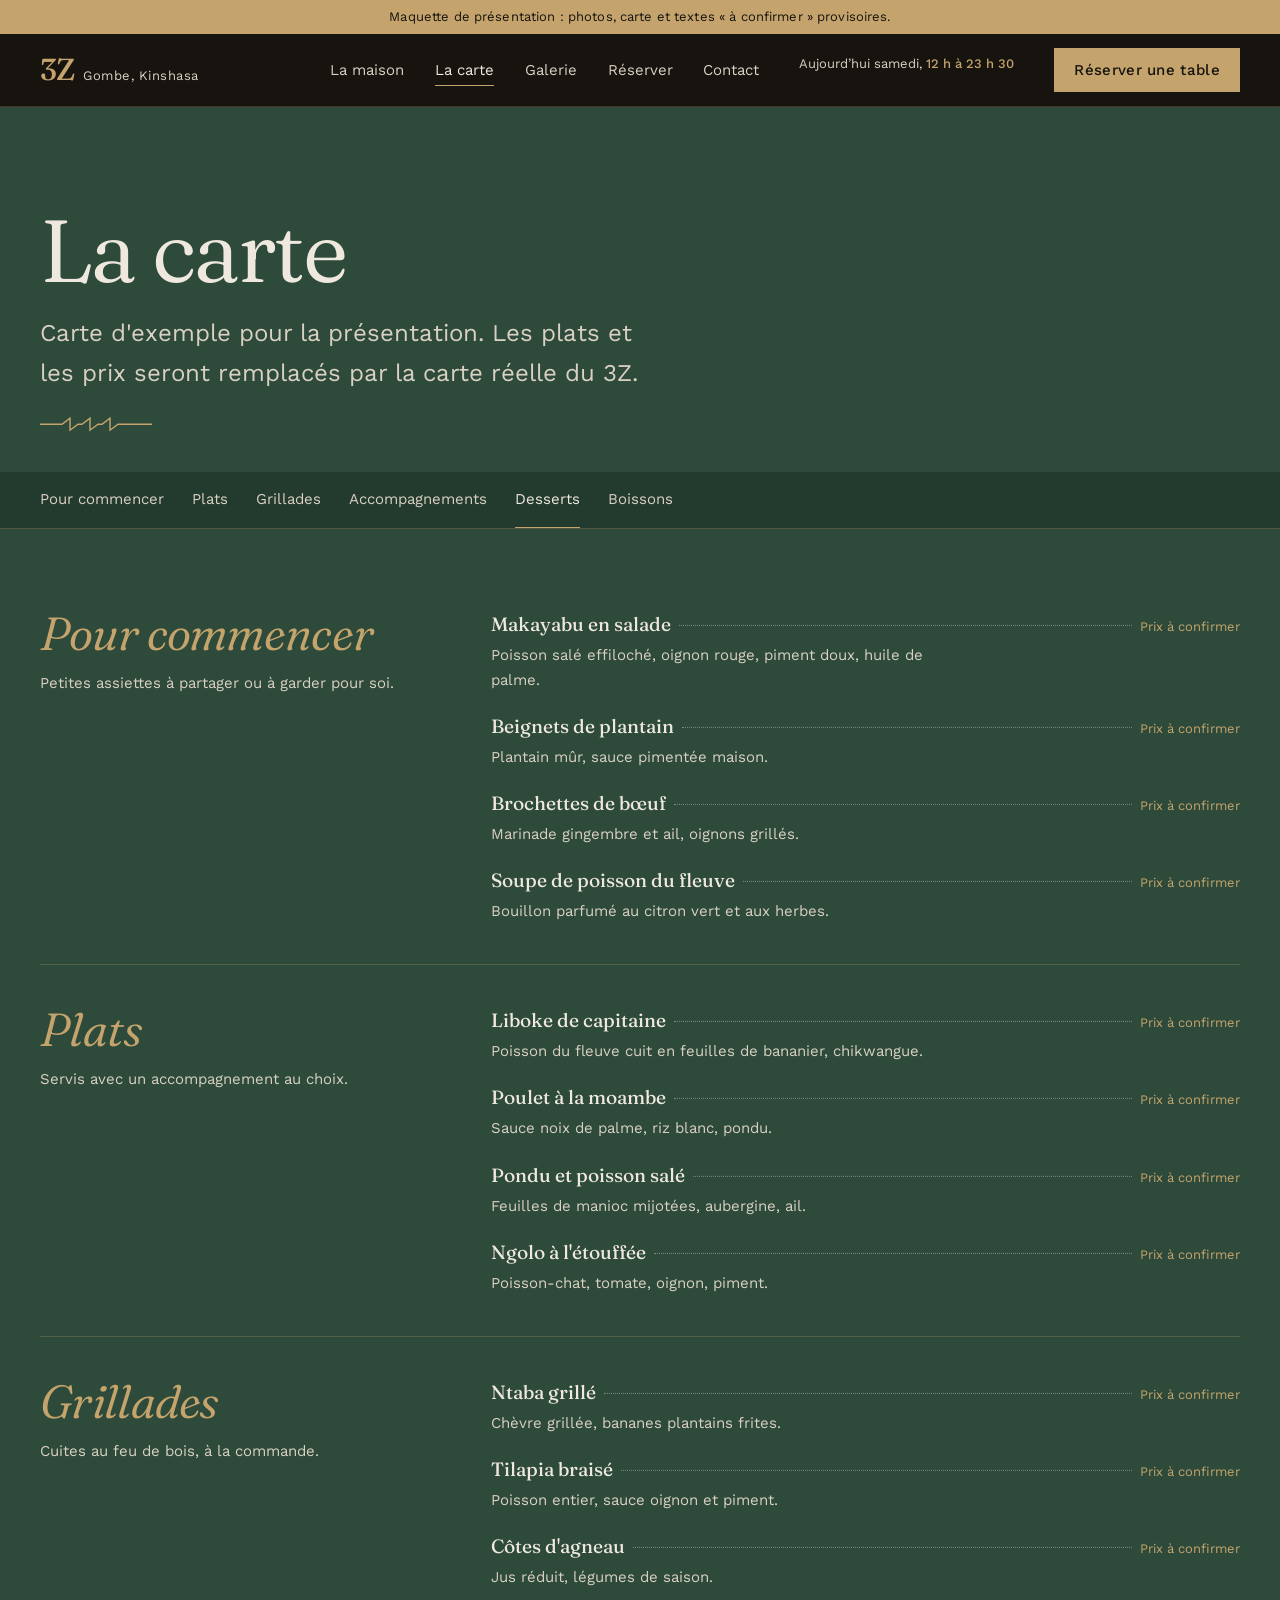
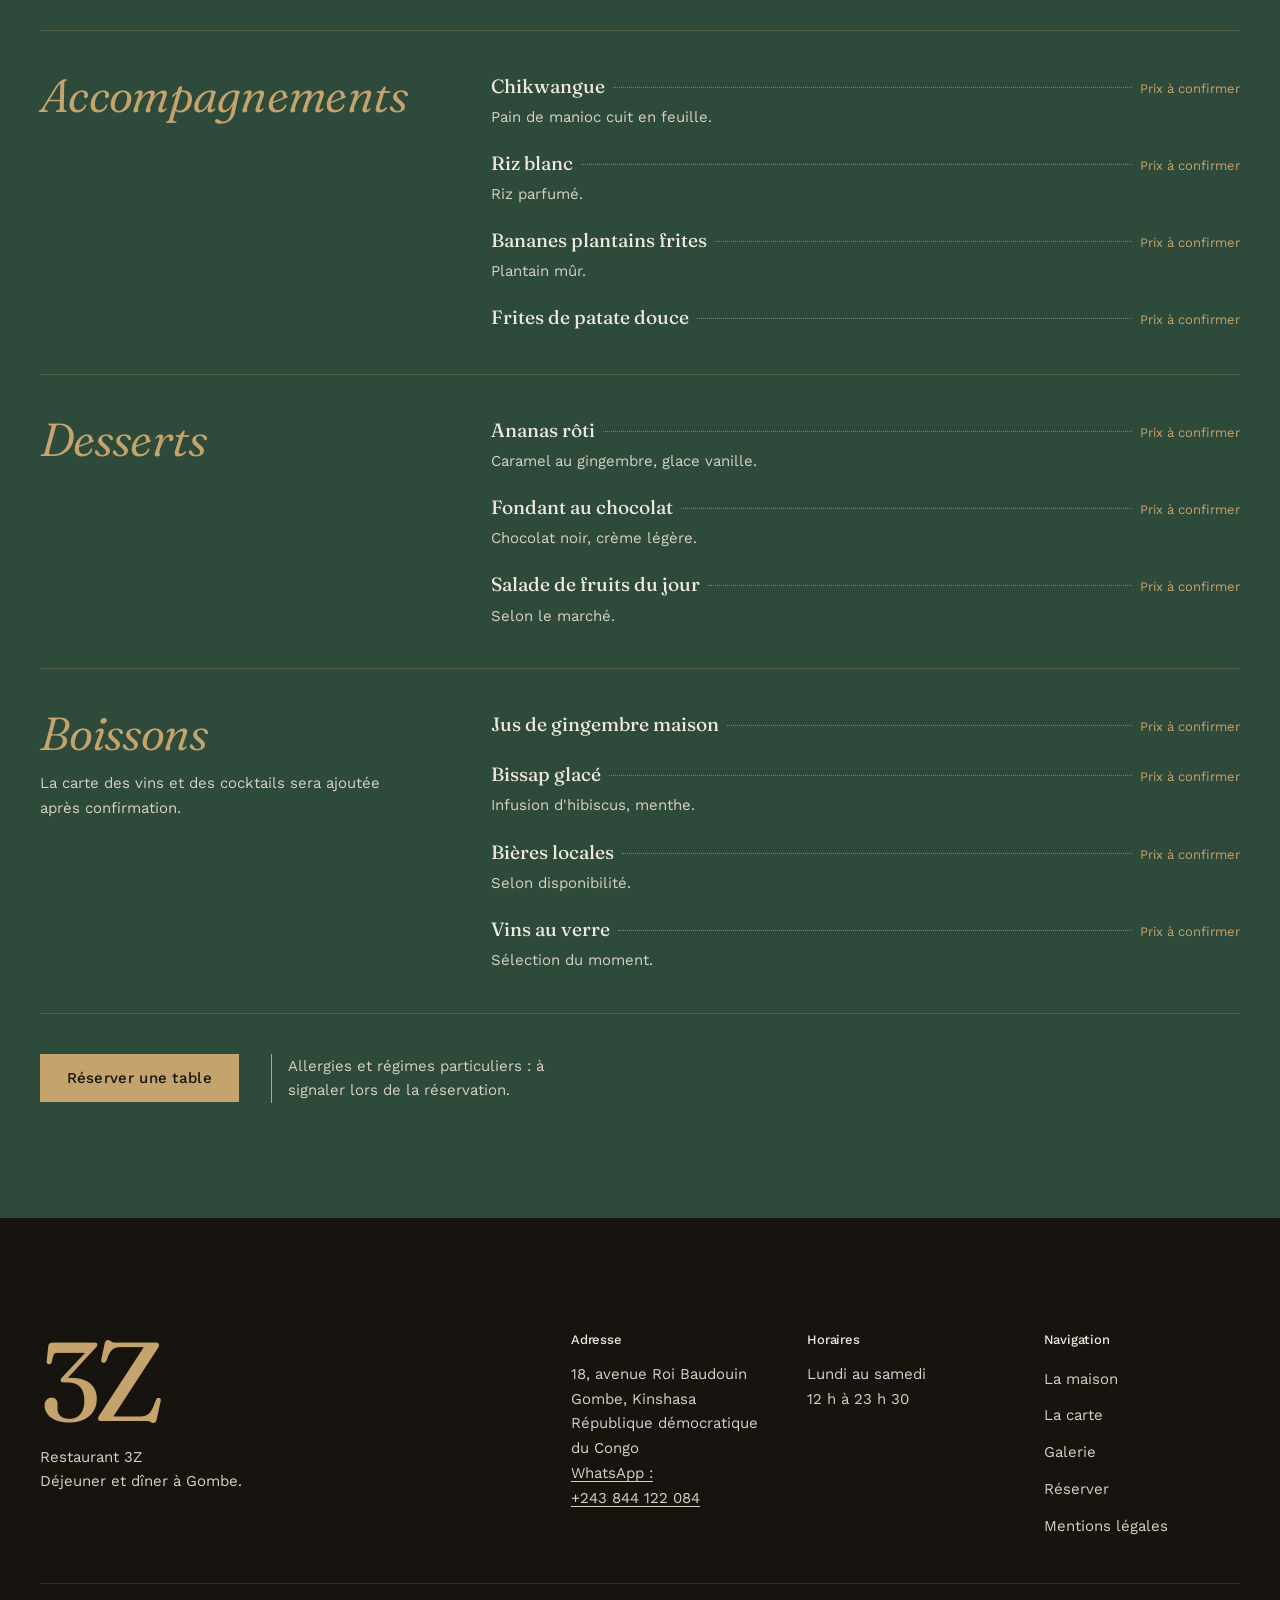
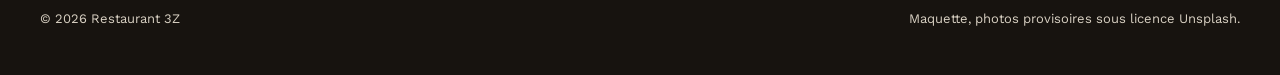
<file: carte.html>
<!doctype html>
<html lang="fr">
<head>
  <meta charset="utf-8">
  <meta name="viewport" content="width=device-width, initial-scale=1">
  <title>La carte, Restaurant 3Z, Gombe</title>
  <meta name="description" content="Carte du Restaurant 3Z à Gombe, Kinshasa : entrées, plats, grillades, desserts et boissons.">
  <meta name="theme-color" content="#17130f">
  <link rel="icon" href="assets/favicon.svg" type="image/svg+xml">
  <link rel="preload" href="assets/fonts/fraunces-latin-wght-normal.woff2" as="font" type="font/woff2" crossorigin>
  <link rel="stylesheet" href="css/style.css">
  <script>document.documentElement.classList.add('js');</script>
</head>
<body>
  <a class="lien-evitement" href="#contenu">Aller au contenu</a>

  <p class="bandeau-maquette">Maquette de présentation&nbsp;: photos, carte et textes «&nbsp;à confirmer&nbsp;» provisoires.</p>

  <!-- ===== En-tête (futur parts/header.html) ===== -->
  <header class="entete">
    <div class="conteneur entete__barre">
      <a class="marque" href="index.html" aria-label="Restaurant 3Z, accueil">
        <span class="marque__monogramme" aria-hidden="true">3Z</span>
        <span class="marque__nom">Gombe, Kinshasa</span>
      </a>

      <nav class="navigation" id="navigation" aria-label="Navigation principale">
        <ul class="navigation__liste">
          <li><a class="navigation__lien" href="index.html#maison">La maison</a></li>
          <li><a class="navigation__lien" href="carte.html" aria-current="page">La carte</a></li>
          <li><a class="navigation__lien" href="index.html#galerie">Galerie</a></li>
          <li><a class="navigation__lien" href="https://wa.me/243844122084?text=Bonjour%2C%20je%20souhaite%20r%C3%A9server%20une%20table%20au%20Restaurant%203Z." target="_blank" rel="noopener">Réserver</a></li>
          <li><a class="navigation__lien" href="https://wa.me/243844122084?text=Bonjour%2C%20je%20souhaite%20contacter%20le%20Restaurant%203Z." target="_blank" rel="noopener">Contact</a></li>
        </ul>
        <div class="navigation__pied">
          <p>18, avenue Roi Baudouin, Gombe</p>
          <a class="bouton bouton--laiton" href="https://wa.me/243844122084?text=Bonjour%2C%20je%20souhaite%20r%C3%A9server%20une%20table%20au%20Restaurant%203Z." target="_blank" rel="noopener">Réserver une table</a>
        </div>
      </nav>

      <p class="entete__horaires" data-horaires-jour>Lundi au samedi, <strong>12&nbsp;h à 23&nbsp;h&nbsp;30</strong></p>
      <a class="bouton bouton--laiton entete__reserver" href="https://wa.me/243844122084?text=Bonjour%2C%20je%20souhaite%20r%C3%A9server%20une%20table%20au%20Restaurant%203Z." target="_blank" rel="noopener">Réserver une table</a>
      <button class="bascule-menu" type="button" aria-expanded="false" aria-controls="navigation">
        <span class="bascule-menu__icone" aria-hidden="true"></span>
        <span class="bascule-menu__texte">Menu</span>
      </button>
    </div>
  </header>

  <main id="contenu">
    <header class="page-entete">
      <div class="conteneur">
        <h1>La carte</h1>
        <p>Carte d'exemple pour la présentation. Les plats et les prix seront remplacés par la carte réelle du 3Z.</p>
        <svg class="filet" viewBox="0 0 120 14" aria-hidden="true" focusable="false"><path d="M0 7h22l8-6v12l8-6h4l8-6v12l8-6h4l8-6v12l8-6h34"/></svg>
      </div>
    </header>

    <nav class="sommaire-carte" aria-label="Catégories de la carte">
      <ul class="conteneur">
        <li><a href="#entrees">Pour commencer</a></li>
        <li><a href="#plats">Plats</a></li>
        <li><a href="#grillades">Grillades</a></li>
        <li><a href="#accompagnements">Accompagnements</a></li>
        <li><a href="#desserts">Desserts</a></li>
        <li><a href="#boissons">Boissons</a></li>
      </ul>
    </nav>

    <div class="carte-complete">
      <div class="conteneur">
      <section class="carte-complete__categorie" id="entrees" aria-labelledby="titre-entrees">
        <div>
          <h2 id="titre-entrees">Pour commencer</h2>
          <p>Petites assiettes à partager ou à garder pour soi.</p>
        </div>
        <ul class="plats">
            <li class="plat">
              <div class="plat__ligne"><span class="plat__nom">Makayabu en salade</span><span class="plat__points" aria-hidden="true"></span><span class="plat__prix">Prix à confirmer</span></div>
              <p class="plat__description">Poisson salé effiloché, oignon rouge, piment doux, huile de palme.</p>
            </li>
            <li class="plat">
              <div class="plat__ligne"><span class="plat__nom">Beignets de plantain</span><span class="plat__points" aria-hidden="true"></span><span class="plat__prix">Prix à confirmer</span></div>
              <p class="plat__description">Plantain mûr, sauce pimentée maison.</p>
            </li>
            <li class="plat">
              <div class="plat__ligne"><span class="plat__nom">Brochettes de bœuf</span><span class="plat__points" aria-hidden="true"></span><span class="plat__prix">Prix à confirmer</span></div>
              <p class="plat__description">Marinade gingembre et ail, oignons grillés.</p>
            </li>
            <li class="plat">
              <div class="plat__ligne"><span class="plat__nom">Soupe de poisson du fleuve</span><span class="plat__points" aria-hidden="true"></span><span class="plat__prix">Prix à confirmer</span></div>
              <p class="plat__description">Bouillon parfumé au citron vert et aux herbes.</p>
            </li>
        </ul>
      </section>
      <section class="carte-complete__categorie" id="plats" aria-labelledby="titre-plats">
        <div>
          <h2 id="titre-plats">Plats</h2>
          <p>Servis avec un accompagnement au choix.</p>
        </div>
        <ul class="plats">
            <li class="plat">
              <div class="plat__ligne"><span class="plat__nom">Liboke de capitaine</span><span class="plat__points" aria-hidden="true"></span><span class="plat__prix">Prix à confirmer</span></div>
              <p class="plat__description">Poisson du fleuve cuit en feuilles de bananier, chikwangue.</p>
            </li>
            <li class="plat">
              <div class="plat__ligne"><span class="plat__nom">Poulet à la moambe</span><span class="plat__points" aria-hidden="true"></span><span class="plat__prix">Prix à confirmer</span></div>
              <p class="plat__description">Sauce noix de palme, riz blanc, pondu.</p>
            </li>
            <li class="plat">
              <div class="plat__ligne"><span class="plat__nom">Pondu et poisson salé</span><span class="plat__points" aria-hidden="true"></span><span class="plat__prix">Prix à confirmer</span></div>
              <p class="plat__description">Feuilles de manioc mijotées, aubergine, ail.</p>
            </li>
            <li class="plat">
              <div class="plat__ligne"><span class="plat__nom">Ngolo à l'étouffée</span><span class="plat__points" aria-hidden="true"></span><span class="plat__prix">Prix à confirmer</span></div>
              <p class="plat__description">Poisson-chat, tomate, oignon, piment.</p>
            </li>
        </ul>
      </section>
      <section class="carte-complete__categorie" id="grillades" aria-labelledby="titre-grillades">
        <div>
          <h2 id="titre-grillades">Grillades</h2>
          <p>Cuites au feu de bois, à la commande.</p>
        </div>
        <ul class="plats">
            <li class="plat">
              <div class="plat__ligne"><span class="plat__nom">Ntaba grillé</span><span class="plat__points" aria-hidden="true"></span><span class="plat__prix">Prix à confirmer</span></div>
              <p class="plat__description">Chèvre grillée, bananes plantains frites.</p>
            </li>
            <li class="plat">
              <div class="plat__ligne"><span class="plat__nom">Tilapia braisé</span><span class="plat__points" aria-hidden="true"></span><span class="plat__prix">Prix à confirmer</span></div>
              <p class="plat__description">Poisson entier, sauce oignon et piment.</p>
            </li>
            <li class="plat">
              <div class="plat__ligne"><span class="plat__nom">Côtes d'agneau</span><span class="plat__points" aria-hidden="true"></span><span class="plat__prix">Prix à confirmer</span></div>
              <p class="plat__description">Jus réduit, légumes de saison.</p>
            </li>
        </ul>
      </section>
      <section class="carte-complete__categorie" id="accompagnements" aria-labelledby="titre-accompagnements">
        <div>
          <h2 id="titre-accompagnements">Accompagnements</h2>
        </div>
        <ul class="plats">
            <li class="plat">
              <div class="plat__ligne"><span class="plat__nom">Chikwangue</span><span class="plat__points" aria-hidden="true"></span><span class="plat__prix">Prix à confirmer</span></div>
              <p class="plat__description">Pain de manioc cuit en feuille.</p>
            </li>
            <li class="plat">
              <div class="plat__ligne"><span class="plat__nom">Riz blanc</span><span class="plat__points" aria-hidden="true"></span><span class="plat__prix">Prix à confirmer</span></div>
              <p class="plat__description">Riz parfumé.</p>
            </li>
            <li class="plat">
              <div class="plat__ligne"><span class="plat__nom">Bananes plantains frites</span><span class="plat__points" aria-hidden="true"></span><span class="plat__prix">Prix à confirmer</span></div>
              <p class="plat__description">Plantain mûr.</p>
            </li>
            <li class="plat">
              <div class="plat__ligne"><span class="plat__nom">Frites de patate douce</span><span class="plat__points" aria-hidden="true"></span><span class="plat__prix">Prix à confirmer</span></div>
            </li>
        </ul>
      </section>
      <section class="carte-complete__categorie" id="desserts" aria-labelledby="titre-desserts">
        <div>
          <h2 id="titre-desserts">Desserts</h2>
        </div>
        <ul class="plats">
            <li class="plat">
              <div class="plat__ligne"><span class="plat__nom">Ananas rôti</span><span class="plat__points" aria-hidden="true"></span><span class="plat__prix">Prix à confirmer</span></div>
              <p class="plat__description">Caramel au gingembre, glace vanille.</p>
            </li>
            <li class="plat">
              <div class="plat__ligne"><span class="plat__nom">Fondant au chocolat</span><span class="plat__points" aria-hidden="true"></span><span class="plat__prix">Prix à confirmer</span></div>
              <p class="plat__description">Chocolat noir, crème légère.</p>
            </li>
            <li class="plat">
              <div class="plat__ligne"><span class="plat__nom">Salade de fruits du jour</span><span class="plat__points" aria-hidden="true"></span><span class="plat__prix">Prix à confirmer</span></div>
              <p class="plat__description">Selon le marché.</p>
            </li>
        </ul>
      </section>
      <section class="carte-complete__categorie" id="boissons" aria-labelledby="titre-boissons">
        <div>
          <h2 id="titre-boissons">Boissons</h2>
          <p>La carte des vins et des cocktails sera ajoutée après confirmation.</p>
        </div>
        <ul class="plats">
            <li class="plat">
              <div class="plat__ligne"><span class="plat__nom">Jus de gingembre maison</span><span class="plat__points" aria-hidden="true"></span><span class="plat__prix">Prix à confirmer</span></div>
            </li>
            <li class="plat">
              <div class="plat__ligne"><span class="plat__nom">Bissap glacé</span><span class="plat__points" aria-hidden="true"></span><span class="plat__prix">Prix à confirmer</span></div>
              <p class="plat__description">Infusion d'hibiscus, menthe.</p>
            </li>
            <li class="plat">
              <div class="plat__ligne"><span class="plat__nom">Bières locales</span><span class="plat__points" aria-hidden="true"></span><span class="plat__prix">Prix à confirmer</span></div>
              <p class="plat__description">Selon disponibilité.</p>
            </li>
            <li class="plat">
              <div class="plat__ligne"><span class="plat__nom">Vins au verre</span><span class="plat__points" aria-hidden="true"></span><span class="plat__prix">Prix à confirmer</span></div>
              <p class="plat__description">Sélection du moment.</p>
            </li>
        </ul>
      </section>
        <div class="carte__lien">
          <a class="bouton bouton--laiton" href="https://wa.me/243844122084?text=Bonjour%2C%20je%20souhaite%20r%C3%A9server%20une%20table%20au%20Restaurant%203Z." target="_blank" rel="noopener">Réserver une table</a>
          <p class="carte__avertissement">Allergies et régimes particuliers : à signaler lors de la réservation.</p>
        </div>
      </div>
    </div>
  </main>

  <!-- ===== Pied de page (futur parts/footer.html) ===== -->
  <footer class="pied">
    <div class="conteneur">
      <div class="pied__haut">
        <div class="pied__marque">
          <p class="pied__monogramme" aria-hidden="true">3Z</p>
          <p>Restaurant 3Z<br>Déjeuner et dîner à Gombe.</p>
        </div>
        <div>
          <h2>Adresse</h2>
          <address>18, avenue Roi Baudouin<br>Gombe, Kinshasa<br>République démocratique du Congo</address>
          <p><a href="https://wa.me/243844122084?text=Bonjour%2C%20je%20souhaite%20contacter%20le%20Restaurant%203Z." target="_blank" rel="noopener">WhatsApp : +243&nbsp;844&nbsp;122&nbsp;084</a></p>
        </div>
        <div>
          <h2>Horaires</h2>
          <p>Lundi au samedi<br>12&nbsp;h à 23&nbsp;h&nbsp;30</p>
        </div>
        <nav aria-label="Pied de page">
          <h2>Navigation</h2>
          <ul>
            <li><a href="index.html#maison">La maison</a></li>
            <li><a href="carte.html">La carte</a></li>
            <li><a href="index.html#galerie">Galerie</a></li>
            <li><a href="https://wa.me/243844122084?text=Bonjour%2C%20je%20souhaite%20r%C3%A9server%20une%20table%20au%20Restaurant%203Z." target="_blank" rel="noopener">Réserver</a></li>
            <li><a href="mentions.html">Mentions légales</a></li>
          </ul>
        </nav>
      </div>
      <div class="pied__bas">
        <p>© <span data-annee>2026</span> Restaurant 3Z</p>
        <p>Maquette, photos provisoires sous licence Unsplash.</p>
      </div>
    </div>
  </footer>

  <script src="js/script.js" defer></script>
</body>
</html>
</file>
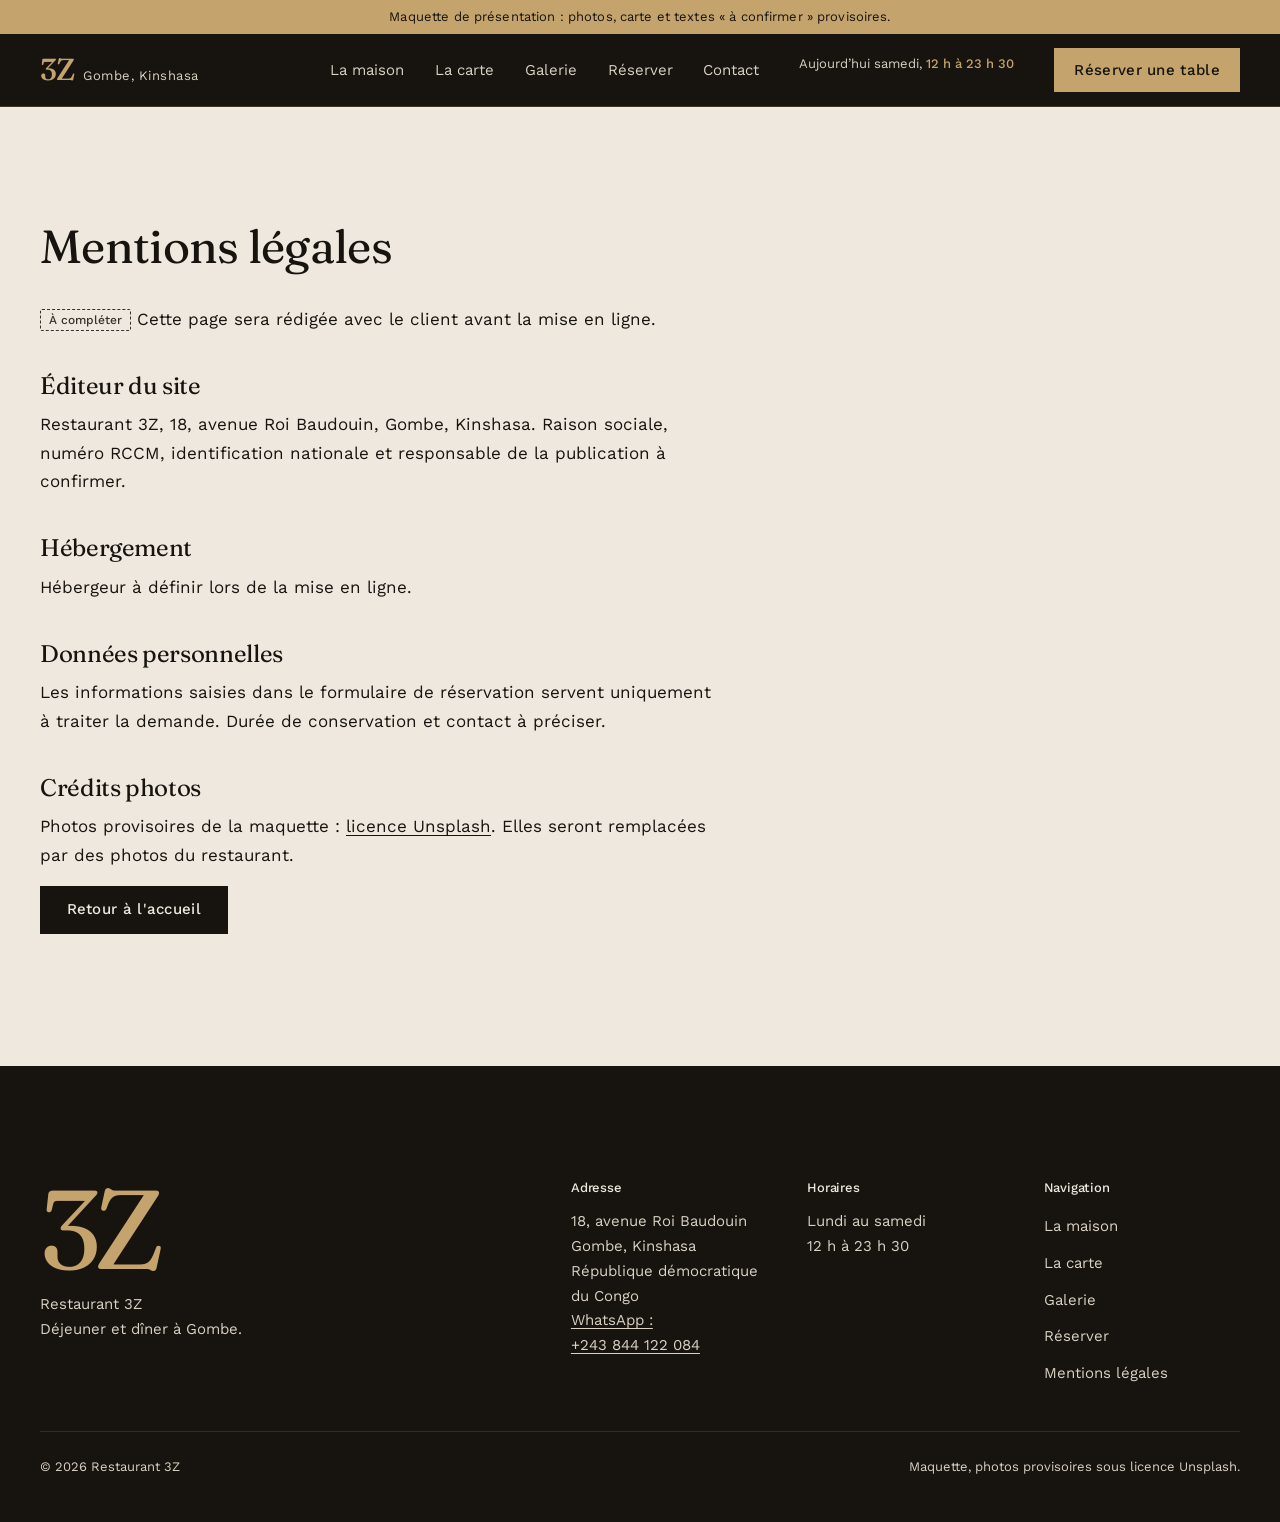
<file: mentions.html>
<!doctype html>
<html lang="fr">
<head>
  <meta charset="utf-8">
  <meta name="viewport" content="width=device-width, initial-scale=1">
  <title>Mentions légales, Restaurant 3Z</title>
  <meta name="description" content="Mentions légales du site du Restaurant 3Z.">
  <meta name="theme-color" content="#17130f">
  <link rel="icon" href="assets/favicon.svg" type="image/svg+xml">
  <link rel="preload" href="assets/fonts/fraunces-latin-wght-normal.woff2" as="font" type="font/woff2" crossorigin>
  <link rel="stylesheet" href="css/style.css">
  <script>document.documentElement.classList.add('js');</script>
</head>
<body>
  <a class="lien-evitement" href="#contenu">Aller au contenu</a>

  <p class="bandeau-maquette">Maquette de présentation&nbsp;: photos, carte et textes «&nbsp;à confirmer&nbsp;» provisoires.</p>

  <!-- ===== En-tête (futur parts/header.html) ===== -->
  <header class="entete">
    <div class="conteneur entete__barre">
      <a class="marque" href="index.html" aria-label="Restaurant 3Z, accueil">
        <span class="marque__monogramme" aria-hidden="true">3Z</span>
        <span class="marque__nom">Gombe, Kinshasa</span>
      </a>

      <nav class="navigation" id="navigation" aria-label="Navigation principale">
        <ul class="navigation__liste">
          <li><a class="navigation__lien" href="index.html#maison">La maison</a></li>
          <li><a class="navigation__lien" href="index.html#carte">La carte</a></li>
          <li><a class="navigation__lien" href="index.html#galerie">Galerie</a></li>
          <li><a class="navigation__lien" href="https://wa.me/243844122084?text=Bonjour%2C%20je%20souhaite%20r%C3%A9server%20une%20table%20au%20Restaurant%203Z." target="_blank" rel="noopener">Réserver</a></li>
          <li><a class="navigation__lien" href="https://wa.me/243844122084?text=Bonjour%2C%20je%20souhaite%20contacter%20le%20Restaurant%203Z." target="_blank" rel="noopener">Contact</a></li>
        </ul>
        <div class="navigation__pied">
          <p>18, avenue Roi Baudouin, Gombe</p>
          <a class="bouton bouton--laiton" href="https://wa.me/243844122084?text=Bonjour%2C%20je%20souhaite%20r%C3%A9server%20une%20table%20au%20Restaurant%203Z." target="_blank" rel="noopener">Réserver une table</a>
        </div>
      </nav>

      <p class="entete__horaires" data-horaires-jour>Lundi au samedi, <strong>12&nbsp;h à 23&nbsp;h&nbsp;30</strong></p>
      <a class="bouton bouton--laiton entete__reserver" href="https://wa.me/243844122084?text=Bonjour%2C%20je%20souhaite%20r%C3%A9server%20une%20table%20au%20Restaurant%203Z." target="_blank" rel="noopener">Réserver une table</a>
      <button class="bascule-menu" type="button" aria-expanded="false" aria-controls="navigation">
        <span class="bascule-menu__icone" aria-hidden="true"></span>
        <span class="bascule-menu__texte">Menu</span>
      </button>
    </div>
  </header>

  <main id="contenu">
    <div class="conteneur page-texte">
      <h1>Mentions légales</h1>
      <p><span class="provisoire">À compléter</span> Cette page sera rédigée avec le client avant la mise en ligne.</p>
      <h2>Éditeur du site</h2>
      <p>Restaurant 3Z, 18, avenue Roi Baudouin, Gombe, Kinshasa. Raison sociale, numéro RCCM, identification nationale et responsable de la publication à confirmer.</p>
      <h2>Hébergement</h2>
      <p>Hébergeur à définir lors de la mise en ligne.</p>
      <h2>Données personnelles</h2>
      <p>Les informations saisies dans le formulaire de réservation servent uniquement à traiter la demande. Durée de conservation et contact à préciser.</p>
      <h2>Crédits photos</h2>
      <p>Photos provisoires de la maquette : <a href="https://unsplash.com/license">licence Unsplash</a>. Elles seront remplacées par des photos du restaurant.</p>
      <p><a class="bouton bouton--encre" href="index.html">Retour à l'accueil</a></p>
    </div>
  </main>

  <!-- ===== Pied de page (futur parts/footer.html) ===== -->
  <footer class="pied">
    <div class="conteneur">
      <div class="pied__haut">
        <div class="pied__marque">
          <p class="pied__monogramme" aria-hidden="true">3Z</p>
          <p>Restaurant 3Z<br>Déjeuner et dîner à Gombe.</p>
        </div>
        <div>
          <h2>Adresse</h2>
          <address>18, avenue Roi Baudouin<br>Gombe, Kinshasa<br>République démocratique du Congo</address>
          <p><a href="https://wa.me/243844122084?text=Bonjour%2C%20je%20souhaite%20contacter%20le%20Restaurant%203Z." target="_blank" rel="noopener">WhatsApp : +243&nbsp;844&nbsp;122&nbsp;084</a></p>
        </div>
        <div>
          <h2>Horaires</h2>
          <p>Lundi au samedi<br>12&nbsp;h à 23&nbsp;h&nbsp;30</p>
        </div>
        <nav aria-label="Pied de page">
          <h2>Navigation</h2>
          <ul>
            <li><a href="index.html#maison">La maison</a></li>
            <li><a href="carte.html">La carte</a></li>
            <li><a href="index.html#galerie">Galerie</a></li>
            <li><a href="https://wa.me/243844122084?text=Bonjour%2C%20je%20souhaite%20r%C3%A9server%20une%20table%20au%20Restaurant%203Z." target="_blank" rel="noopener">Réserver</a></li>
            <li><a href="mentions.html">Mentions légales</a></li>
          </ul>
        </nav>
      </div>
      <div class="pied__bas">
        <p>© <span data-annee>2026</span> Restaurant 3Z</p>
        <p>Maquette, photos provisoires sous licence Unsplash.</p>
      </div>
    </div>
  </footer>

  <script src="js/script.js" defer></script>
</body>
</html>
</file>
<file: css/style.css>
/* ==========================================================================
   Restaurant 3Z — maquette statique
   Ordre : polices, variables (futur theme.json), base, composants, sections.
   ========================================================================== */

/* Polices locales (licence SIL OFL 1.1, voir assets/fonts/LICENCES.md) */
@font-face {
  font-family: "Fraunces";
  src: url("../assets/fonts/fraunces-latin-wght-normal.woff2") format("woff2");
  font-weight: 300 800;
  font-style: normal;
  font-display: swap;
}
@font-face {
  font-family: "Fraunces";
  src: url("../assets/fonts/fraunces-latin-wght-italic.woff2") format("woff2");
  font-weight: 300 800;
  font-style: italic;
  font-display: swap;
}
@font-face {
  font-family: "Work Sans";
  src: url("../assets/fonts/work-sans-latin-wght-normal.woff2") format("woff2");
  font-weight: 300 700;
  font-style: normal;
  font-display: swap;
}

/* --------------------------------------------------------------------------
   Variables : palette, typographie, espacements.
   Elles deviendront les presets de theme.json lors de la conversion WordPress.
   -------------------------------------------------------------------------- */
:root {
  --ebene: #17130f;
  --ivoire: #eee8de;
  --ivoire-doux: #d9d1c3;
  --kola: #5b1f24;
  --kola-profond: #431519;
  --laiton: #c4a46c;
  --laiton-fonce: #7a5f2e; /* laiton lisible sur fond ivoire */
  --feuille: #2e4a3b;
  --feuille-profonde: #233a2e;

  --titres: "Fraunces", Georgia, "Times New Roman", serif;
  --texte: "Work Sans", system-ui, -apple-system, "Segoe UI", sans-serif;

  --t-petit: 0.9375rem;
  --t-normal: 1.0625rem;
  --t-grand: clamp(1.25rem, 1.1rem + 0.6vw, 1.5rem);
  --t-tres-grand: clamp(1.9rem, 1.4rem + 2vw, 2.9rem);
  --t-affiche: clamp(3rem, 1.6rem + 6.4vw, 7.5rem);

  --e-xs: 0.5rem;
  --e-s: 1rem;
  --e-m: clamp(1.5rem, 4vw, 2.5rem);
  --e-l: clamp(3.5rem, 9vw, 7.5rem);

  --largeur: 76rem;
  --gouttiere: clamp(1rem, 4vw, 2.5rem);
  --entete-h: 4.5rem;
  --duree: 0.7s;
  --courbe: cubic-bezier(0.22, 0.61, 0.36, 1);
}

/* --------------------------------------------------------------------------
   Base
   -------------------------------------------------------------------------- */
*,
*::before,
*::after { box-sizing: border-box; }

html {
  -webkit-text-size-adjust: 100%;
  scroll-behavior: smooth;
  scroll-padding-top: var(--entete-h);
}

body {
  margin: 0;
  background: var(--ivoire);
  color: var(--ebene);
  font-family: var(--texte);
  font-size: var(--t-normal);
  line-height: 1.65;
  font-weight: 400;
  -webkit-font-smoothing: antialiased;
  text-rendering: optimizeLegibility;
}

img { display: block; max-width: 100%; height: auto; }
/* Teinte d'attente pendant le chargement des photos */
main img { background-color: #3a3129; }

h1, h2, h3 {
  font-family: var(--titres);
  font-weight: 400;
  line-height: 1.08;
  letter-spacing: -0.015em;
  margin: 0;
  text-wrap: balance;
}

p { margin: 0 0 1em; max-width: 62ch; }

a { color: inherit; text-underline-offset: 0.2em; text-decoration-thickness: 1px; }

:focus-visible {
  outline: 2px solid var(--laiton);
  outline-offset: 3px;
}

.lien-evitement {
  position: absolute;
  left: var(--gouttiere);
  top: -4rem;
  z-index: 100;
  padding: 0.75rem 1rem;
  background: var(--ebene);
  color: var(--ivoire);
}
.lien-evitement:focus { top: 0.5rem; }

.visuellement-cache {
  position: absolute !important;
  width: 1px; height: 1px;
  overflow: hidden;
  clip: rect(0 0 0 0);
  white-space: nowrap;
}

.conteneur {
  width: min(100% - 2 * var(--gouttiere), var(--largeur));
  margin-inline: auto;
}

/* --------------------------------------------------------------------------
   Composant : bandeau de maquette
   -------------------------------------------------------------------------- */
.bandeau-maquette {
  background: var(--laiton);
  color: var(--ebene);
  font-size: 0.8125rem;
  text-align: center;
  padding: 0.4rem var(--gouttiere);
  letter-spacing: 0.01em;
  margin: 0;
  max-width: none;
}

/* --------------------------------------------------------------------------
   Composant : marque provisoire (contenu à confirmer)
   -------------------------------------------------------------------------- */
.provisoire {
  display: inline-block;
  font-family: var(--texte);
  font-size: 0.75rem;
  font-weight: 500;
  line-height: 1.4;
  padding: 0.1rem 0.5rem;
  border: 1px dashed currentColor;
  border-radius: 2px;
  opacity: 0.85;
  vertical-align: middle;
  white-space: nowrap;
}

/* --------------------------------------------------------------------------
   Composant : boutons
   -------------------------------------------------------------------------- */
.bouton {
  display: inline-flex;
  align-items: center;
  justify-content: center;
  gap: 0.6rem;
  min-height: 3rem;
  padding: 0.85rem 1.6rem;
  font: 500 var(--t-petit) / 1 var(--texte);
  letter-spacing: 0.02em;
  text-decoration: none;
  border: 1px solid transparent;
  border-radius: 0;
  cursor: pointer;
  transition: background-color 0.25s, color 0.25s, border-color 0.25s;
}
.bouton--laiton { background: var(--laiton); color: var(--ebene); }
.bouton--laiton:hover { background: var(--ivoire); }
.bouton--contour { border-color: currentColor; background: transparent; }
.bouton--contour:hover { background: var(--ivoire); color: var(--ebene); border-color: var(--ivoire); }
.bouton--encre { background: var(--ebene); color: var(--ivoire); }
.bouton--encre:hover { background: var(--kola); }

/* --------------------------------------------------------------------------
   Composant : filet de laiton (signature 3Z)
   -------------------------------------------------------------------------- */
.filet {
  display: block;
  width: 7.5rem;
  height: 0.9rem;
  color: var(--laiton);
  overflow: visible;
}
.filet path {
  fill: none;
  stroke: currentColor;
  stroke-width: 1.4;
  stroke-linejoin: miter;
}

/* --------------------------------------------------------------------------
   En-tête (futur parts/header.html)
   -------------------------------------------------------------------------- */
.entete {
  position: sticky;
  top: 0;
  z-index: 50;
  background: var(--ebene);
  color: var(--ivoire);
  border-bottom: 1px solid rgb(196 164 108 / 0.25);
}
.entete__barre {
  display: flex;
  align-items: center;
  gap: var(--e-m);
  min-height: var(--entete-h);
}
.marque {
  display: inline-flex;
  align-items: baseline;
  gap: 0.6rem;
  text-decoration: none;
  margin-right: auto;
}
.marque__monogramme {
  font-family: var(--titres);
  font-size: 1.9rem;
  font-weight: 500;
  letter-spacing: -0.04em;
  color: var(--laiton);
  line-height: 1;
}
.marque__nom {
  font-size: 0.8125rem;
  letter-spacing: 0.04em;
  color: var(--ivoire-doux);
}

.navigation__liste {
  display: flex;
  gap: clamp(1rem, 2.4vw, 2rem);
  list-style: none;
  margin: 0;
  padding: 0;
}
.navigation__lien {
  display: inline-block;
  padding: 0.75rem 0;
  font-size: var(--t-petit);
  text-decoration: none;
  color: var(--ivoire-doux);
  background: linear-gradient(var(--laiton), var(--laiton)) left calc(100% - 0.55rem) / 0 1px no-repeat;
  transition: color 0.2s, background-size 0.3s var(--courbe);
}
.navigation__lien:hover,
.navigation__lien[aria-current="page"],
.navigation__lien.est-active {
  color: var(--ivoire);
  background-size: 100% 1px;
}
.entete__horaires {
  font-size: 0.8125rem;
  color: var(--ivoire-doux);
  white-space: nowrap;
}
.entete__horaires strong { color: var(--laiton); font-weight: 500; }
.entete .bouton { min-height: 2.75rem; padding: 0.7rem 1.2rem; }

.bascule-menu {
  display: none;
  align-items: center;
  gap: 0.6rem;
  min-height: 2.75rem;
  padding: 0 0.25rem;
  background: none;
  border: 0;
  color: var(--ivoire);
  font: 500 var(--t-petit) var(--texte);
  cursor: pointer;
}
.bascule-menu__icone,
.bascule-menu__icone::before,
.bascule-menu__icone::after {
  display: block;
  width: 1.4rem;
  height: 1px;
  background: currentColor;
  transition: transform 0.3s var(--courbe), opacity 0.2s;
}
.bascule-menu__icone { position: relative; }
.bascule-menu__icone::before,
.bascule-menu__icone::after { content: ""; position: absolute; left: 0; }
.bascule-menu__icone::before { top: -0.4rem; }
.bascule-menu__icone::after { top: 0.4rem; }
.bascule-menu[aria-expanded="true"] .bascule-menu__icone { background: transparent; }
.bascule-menu[aria-expanded="true"] .bascule-menu__icone::before { transform: translateY(0.4rem) rotate(45deg); }
.bascule-menu[aria-expanded="true"] .bascule-menu__icone::after { transform: translateY(-0.4rem) rotate(-45deg); }

@media (max-width: 68rem) {
  .entete__horaires { display: none; }
}

@media (max-width: 56rem) {
  .bascule-menu { display: inline-flex; }
  .entete .entete__reserver { display: none; }
  .navigation {
    position: fixed;
    inset: var(--entete-h) 0 0 0;
    background: var(--ebene);
    padding: var(--e-m) var(--gouttiere);
    overflow-y: auto;
    visibility: hidden;
    opacity: 0;
    transform: translateY(-0.5rem);
    transition: opacity 0.3s var(--courbe), transform 0.3s var(--courbe), visibility 0s 0.3s;
  }
  .navigation.est-ouverte {
    visibility: visible;
    opacity: 1;
    transform: none;
    transition: opacity 0.3s var(--courbe), transform 0.3s var(--courbe);
  }
  .navigation__liste { flex-direction: column; gap: 0; }
  .navigation__lien {
    display: block;
    padding: 0.9rem 0;
    font-family: var(--titres);
    font-size: 2rem;
    color: var(--ivoire);
    border-bottom: 1px solid rgb(238 232 222 / 0.12);
    background: none;
  }
  .navigation__pied {
    margin-top: var(--e-m);
    display: grid;
    gap: 1rem;
    color: var(--ivoire-doux);
    font-size: var(--t-petit);
  }
}
@media (min-width: 56.01rem) {
  .navigation__pied { display: none; }
}
body.menu-ouvert { overflow: hidden; }

/* --------------------------------------------------------------------------
   Accueil : section d'ouverture
   Inspirations : salle sombre plein cadre et grand nom (Enzo), assiette
   ronde qui tourne et feuilles en suspension (Foody), pastille ronde
   « Réserver » posée à cheval sur la section suivante (Drizzle).
   -------------------------------------------------------------------------- */
.ouverture {
  position: relative;
  min-height: calc(100vh - var(--entete-h));
  display: grid;
  align-items: center;
  background: var(--ivoire);
  color: var(--ebene);
  isolation: isolate;
  overflow-x: clip;
}
@supports (height: 100svh) {
  .ouverture { min-height: calc(100svh - var(--entete-h) - 1.75rem); }
}

/* Fond clair : un grand monogramme 3Z en filigrane, avec un lent zoom continu */
.ouverture__fond {
  position: absolute;
  inset: 0;
  z-index: -2;
  overflow: hidden;
  margin: 0;
  display: grid;
  place-items: center end;
  pointer-events: none;
}
.ouverture__filigrane {
  font-family: var(--titres);
  font-style: italic;
  font-weight: 300;
  font-size: clamp(22rem, 52vw, 52rem);
  line-height: 0.8;
  letter-spacing: -0.06em;
  color: transparent;
  -webkit-text-stroke: 1.5px rgb(122 95 46 / 0.2);
  margin-right: -4vw;
  transform-origin: 70% 50%;
  animation: lent-zoom 26s ease-in-out infinite alternate;
}
@keyframes lent-zoom {
  from { transform: scale(1); }
  to   { transform: scale(1.1) translate3d(-1.5%, -1%, 0); }
}
.ouverture::before {
  content: "";
  position: absolute;
  inset: 0;
  z-index: -3;
  background:
    radial-gradient(circle at 74% 48%, rgb(196 164 108 / 0.28), transparent 38%),
    linear-gradient(180deg, #f4efe6 0%, var(--ivoire) 100%);
}

.ouverture__grille {
  display: grid;
  grid-template-columns: minmax(0, 7fr) minmax(0, 5fr);
  align-items: center;
  gap: var(--e-m);
  padding-block: clamp(2rem, 5vw, 4rem) clamp(5.5rem, 9vw, 7rem);
}

/* Emblème rond, comme un sceau */
.ouverture__embleme {
  display: grid;
  place-items: center;
  width: 3.75rem;
  height: 3.75rem;
  border: 1px solid rgb(122 95 46 / 0.6);
  border-radius: 50%;
  font-family: var(--titres);
  font-size: 1.35rem;
  font-style: italic;
  letter-spacing: -0.04em;
  color: var(--laiton-fonce);
  margin-bottom: 1.25rem;
}
.ouverture__lieu {
  font-size: 0.8125rem;
  font-weight: 500;
  letter-spacing: 0.22em;
  text-transform: uppercase;
  color: #5d544a;
  margin-bottom: 1.25rem;
}
.ouverture__titre {
  font-size: clamp(3rem, 1.2rem + 5.4vw, 6.75rem);
  font-weight: 330;
  letter-spacing: -0.035em;
  line-height: 0.95;
  max-width: 10ch;
}
.ouverture__titre em {
  font-style: italic;
  font-weight: 300;
  color: var(--laiton-fonce);
}
.ouverture .filet {
  width: clamp(8rem, 16vw, 12rem);
  height: 1.1rem;
  margin: clamp(1.5rem, 3vw, 2.25rem) 0;
  color: var(--laiton-fonce);
}
.ouverture__texte {
  font-size: var(--t-grand);
  line-height: 1.5;
  max-width: 34ch;
  color: #4a4239;
  margin-bottom: 2rem;
}
.ouverture__actions {
  display: flex;
  flex-wrap: wrap;
  align-items: center;
  gap: 1rem 1.75rem;
}
.ouverture__actions a:not(.bouton) { color: var(--ebene); font-size: var(--t-petit); }

/* L'assiette : ronde, en lente rotation, avec un halo de laiton */
.ouverture__assiette {
  position: relative;
  margin: 0;
  justify-self: end;
  width: min(100%, 31rem);
  aspect-ratio: 1;
}
.ouverture__assiette::before {
  content: "";
  position: absolute;
  inset: -7%;
  border-radius: 50%;
  border: 1px solid rgb(122 95 46 / 0.35);
}
.ouverture__assiette::after {
  content: "";
  position: absolute;
  inset: -14%;
  border-radius: 50%;
  border: 1px dashed rgb(122 95 46 / 0.3);
  animation: tourne 90s linear infinite reverse;
}
.ouverture__assiette-cadre {
  position: absolute;
  inset: 0;
  border-radius: 50%;
  overflow: hidden;
  box-shadow: 0 2.5rem 4rem -1.5rem rgb(67 21 25 / 0.45), 0 0 0 0.5rem #fff;
}
.ouverture__assiette img {
  width: 100%;
  height: 100%;
  object-fit: cover;
  animation: tourne 70s linear infinite;
}
@keyframes tourne { to { transform: rotate(360deg); } }

.ouverture__note {
  position: absolute;
  left: -6%;
  top: 8%;
  z-index: 2;
  background: var(--ebene);
  color: var(--ivoire);
  padding: 0.75rem 1rem;
  font-size: 0.8125rem;
  line-height: 1.35;
  box-shadow: 0 1rem 2rem -0.75rem rgb(0 0 0 / 0.6);
  --r: -4deg;
  animation: flotte 7s ease-in-out infinite alternate;
}
.ouverture__note strong {
  display: block;
  font-family: var(--titres);
  font-size: 1.15rem;
  font-weight: 500;
}

/* Feuilles en suspension */
.feuille {
  position: absolute;
  z-index: 1;
  pointer-events: none;
  filter: drop-shadow(0 0.75rem 1rem rgb(46 74 59 / 0.3));
  animation: flotte 8s ease-in-out infinite alternate;
}
.feuille--1 { width: clamp(3rem, 6vw, 5.5rem); right: 3%; top: 10%; --r: 18deg; }
.feuille--2 { width: clamp(2.25rem, 4vw, 3.75rem); right: 38%; bottom: 16%; --r: -32deg; animation-duration: 9.5s; animation-delay: -3s; }
.feuille--3 { width: clamp(4rem, 8vw, 7rem); left: -1.5rem; bottom: 6%; --r: 140deg; animation-duration: 11s; animation-delay: -6s; filter: blur(2px) drop-shadow(0 0.75rem 1rem rgb(46 74 59 / 0.3)); opacity: 0.85; }
@keyframes flotte {
  from { transform: translate3d(0, 0, 0) rotate(var(--r, 0deg)); }
  to   { transform: translate3d(0.5rem, -1.1rem, 0) rotate(calc(var(--r, 0deg) + 8deg)); }
}

/* Pastille ronde « Réserver », à cheval sur la section suivante */
.ouverture__pastille {
  position: absolute;
  left: 50%;
  bottom: 0;
  z-index: 3;
  width: clamp(7.5rem, 11vw, 9.5rem);
  aspect-ratio: 1;
  transform: translate(-50%, 50%);
  border-radius: 50%;
  background: var(--kola);
  color: var(--ivoire);
  display: grid;
  place-items: center;
  text-decoration: none;
  box-shadow: 0 1rem 2.5rem -0.5rem rgb(0 0 0 / 0.55);
  transition: background-color 0.3s, transform 0.4s var(--courbe);
}
.ouverture__pastille:hover { background: var(--laiton); color: var(--ebene); transform: translate(-50%, 50%) scale(1.06); }
.ouverture__pastille svg.anneau {
  position: absolute;
  inset: 0.4rem;
  width: calc(100% - 0.8rem);
  height: calc(100% - 0.8rem);
  animation: tourne 22s linear infinite;
}
.ouverture__pastille text {
  font-family: var(--texte);
  font-size: 10.5px;
  font-weight: 500;
  letter-spacing: 0.26em;
  text-transform: uppercase;
  fill: currentColor;
}
.ouverture__pastille .fleche { width: 1.4rem; height: 1.4rem; transition: transform 0.3s var(--courbe); }
.ouverture__pastille:hover .fleche { transform: translateY(0.2rem); }

.ouverture__legende {
  position: absolute;
  right: var(--gouttiere);
  bottom: 1.25rem;
  font-size: 0.75rem;
  color: #6b6156;
  margin: 0;
}

@media (max-width: 56rem) {
  .ouverture { align-items: start; }
  .ouverture__grille {
    grid-template-columns: 1fr;
    padding-top: 2rem;
  }
  .ouverture__assiette {
    order: -1;
    justify-self: end;
    width: min(62vw, 22rem);
    margin: 0 -10vw -2rem 0;
  }
  .ouverture__note { display: none; }
  .ouverture__embleme { position: absolute; margin: 0; top: 2rem; left: var(--gouttiere); }
  .feuille--1 { top: 2%; right: 46%; }
  .feuille--2 { display: none; }
  .ouverture__legende { display: none; }
}

/* Entrée de la page : le filet se trace, puis le reste apparaît */
.js .ouverture .filet path {
  stroke-dasharray: 260;
  stroke-dashoffset: 260;
  transition: stroke-dashoffset 1.2s var(--courbe) 0.5s;
}
.js .ouverture__embleme,
.js .ouverture__lieu,
.js .ouverture__titre,
.js .ouverture__texte,
.js .ouverture__actions {
  opacity: 0;
  transform: translateY(0.75rem);
  transition: opacity 0.9s var(--courbe), transform 0.9s var(--courbe);
}
.js .ouverture__lieu { transition-delay: 0.1s; }
.js .ouverture__titre { transition-delay: 0.25s; }
.js .ouverture__texte { transition-delay: 1.1s; }
.js .ouverture__actions { transition-delay: 1.25s; }
.js .ouverture__assiette {
  opacity: 0;
  scale: 0.86;
  transition: opacity 1.4s var(--courbe) 0.3s, scale 1.8s var(--courbe) 0.3s;
}
.js .ouverture__pastille { opacity: 0; transition: opacity 0.8s var(--courbe) 1.5s, background-color 0.3s, transform 0.4s var(--courbe); }
.est-pret .ouverture .filet path { stroke-dashoffset: 0; }
.est-pret .ouverture__embleme,
.est-pret .ouverture__lieu,
.est-pret .ouverture__titre,
.est-pret .ouverture__texte,
.est-pret .ouverture__actions { opacity: 1; transform: none; }
.est-pret .ouverture__assiette { opacity: 1; scale: 1; }
.est-pret .ouverture__pastille { opacity: 1; }

/* Léger effet de profondeur au mouvement de la souris (piloté par script.js) */
.ouverture [data-profondeur] { translate: calc(var(--px, 0) * var(--p, 0) * 1px) calc(var(--py, 0) * var(--p, 0) * 1px); transition: translate 0.6s var(--courbe); }

/* La section qui suit laisse de la place à la pastille */
.ouverture + .section { padding-top: calc(var(--e-l) + 3rem); border-top: 1px solid rgb(23 19 15 / 0.1); }

/* Apparitions discrètes au défilement */
.js .apparait {
  opacity: 0;
  transform: translateY(1.25rem);
  transition: opacity var(--duree) var(--courbe), transform var(--duree) var(--courbe);
}
.js .apparait.est-visible { opacity: 1; transform: none; }

/* --------------------------------------------------------------------------
   Section générique
   -------------------------------------------------------------------------- */
.section { padding-block: var(--e-l); }
.section__titre { font-size: var(--t-tres-grand); }
.section__intro { color: #4a4239; font-size: var(--t-grand); line-height: 1.5; max-width: 40ch; }

/* --------------------------------------------------------------------------
   La maison : texte étroit face à une photo verticale décalée
   -------------------------------------------------------------------------- */
.maison__grille {
  display: grid;
  grid-template-columns: minmax(0, 5fr) minmax(0, 6fr);
  gap: clamp(2rem, 7vw, 7rem);
  align-items: center;
}
.maison__photo {
  position: relative;
  margin: 0;
}
.maison__photo img {
  aspect-ratio: 3 / 4;
  object-fit: cover;
  width: 100%;
}
.maison__photo-secondaire {
  position: absolute;
  width: 46%;
  right: -12%;
  bottom: -14%;
  border: 0.6rem solid var(--ivoire);
}
.maison__photo-secondaire img { aspect-ratio: 1; }
.maison figcaption {
  margin-top: 0.75rem;
  font-size: 0.8125rem;
  color: #5d544a;
  max-width: 28ch;
}
.maison__texte .section__titre { margin-bottom: 1.5rem; max-width: 14ch; }
.maison__texte .filet { margin: 0 0 1.75rem; color: var(--laiton-fonce); }
.maison__faits {
  display: grid;
  grid-template-columns: repeat(2, minmax(0, 1fr));
  gap: 1.25rem 2rem;
  margin: 2.25rem 0 0;
  padding-top: 1.75rem;
  border-top: 1px solid rgb(23 19 15 / 0.15);
}
.maison__faits dt {
  font-family: var(--titres);
  font-size: 1.15rem;
  margin-bottom: 0.2rem;
}
.maison__faits dd { margin: 0; font-size: var(--t-petit); color: #4a4239; }

@media (max-width: 52rem) {
  .maison__grille { grid-template-columns: 1fr; }
  .maison__photo { max-width: 30rem; margin-bottom: 3rem; }
  .maison__photo-secondaire { right: -4%; }
  .maison figcaption { max-width: 50%; }
}

/* --------------------------------------------------------------------------
   La carte : présentée comme une carte imprimée
   -------------------------------------------------------------------------- */
.carte {
  background: var(--feuille);
  color: var(--ivoire);
  position: relative;
  overflow: hidden;
}
.carte__entete {
  display: grid;
  grid-template-columns: minmax(0, 1fr) auto;
  gap: 1.5rem 3rem;
  align-items: end;
  margin-bottom: var(--e-m);
}
.carte__entete .section__intro { color: var(--ivoire-doux); }
.carte__avertissement {
  font-size: var(--t-petit);
  color: var(--ivoire-doux);
  max-width: 34ch;
  border-left: 1px solid var(--laiton);
  padding-left: 1rem;
  margin: 0;
}
.carte__feuille {
  display: grid;
  grid-template-columns: minmax(0, 7fr) minmax(0, 5fr);
  background: var(--feuille-profonde);
  border: 1px solid rgb(122 95 46 / 0.35);
}
.carte__colonnes {
  padding: clamp(1.5rem, 5vw, 4rem);
  display: grid;
  gap: 2.75rem;
}
.carte__photo {
  margin: 0;
  position: relative;
}
.carte__photo img { width: 100%; height: 100%; object-fit: cover; }
.carte__photo figcaption {
  position: absolute;
  left: 1rem; bottom: 1rem;
  font-size: 0.75rem;
  background: rgb(23 19 15 / 0.75);
  padding: 0.3rem 0.6rem;
}

.categorie__titre {
  display: flex;
  align-items: baseline;
  gap: 1rem;
  font-size: 1.6rem;
  font-style: italic;
  font-weight: 350;
  color: var(--laiton);
  margin-bottom: 1rem;
}
.categorie__titre::after {
  content: "";
  flex: 1;
  height: 1px;
  background: rgb(196 164 108 / 0.35);
}
.plats { list-style: none; margin: 0; padding: 0; display: grid; gap: 1.15rem; }

/* Composant : ligne de plat (futur motif / type de contenu WordPress) */
.plat__ligne {
  display: flex;
  align-items: baseline;
  gap: 0.5rem;
}
.plat__nom {
  font-family: var(--titres);
  font-size: 1.2rem;
  font-weight: 450;
}
.plat__points {
  flex: 1;
  min-width: 1.5rem;
  border-bottom: 1px dotted rgb(238 232 222 / 0.4);
  transform: translateY(-0.3em);
}
.plat__prix {
  font-size: 0.8125rem;
  color: var(--laiton);
  white-space: nowrap;
}
.plat__description {
  font-size: var(--t-petit);
  color: var(--ivoire-doux);
  margin: 0.15rem 0 0;
  max-width: 48ch;
}
.carte__lien {
  margin-top: var(--e-m);
  display: flex;
  flex-wrap: wrap;
  align-items: center;
  gap: 1rem 2rem;
}
.carte .bouton--contour { color: var(--ivoire); }

@media (max-width: 56rem) {
  .carte__entete { grid-template-columns: 1fr; }
  .carte__feuille { grid-template-columns: 1fr; }
  .carte__photo { order: -1; }
  .carte__photo img { aspect-ratio: 16 / 10; }
}

/* --------------------------------------------------------------------------
   Galerie : mosaïque irrégulière + visionneuse
   -------------------------------------------------------------------------- */
.galerie { background: var(--ebene); color: var(--ivoire); }
.galerie__entete {
  display: flex;
  flex-wrap: wrap;
  justify-content: space-between;
  align-items: end;
  gap: 1rem 3rem;
  margin-bottom: var(--e-m);
}
.galerie__entete p { color: var(--ivoire-doux); margin: 0; max-width: 40ch; }
.mosaique {
  display: grid;
  grid-template-columns: repeat(12, minmax(0, 1fr));
  grid-auto-rows: clamp(7rem, 13vw, 11rem);
  gap: clamp(0.5rem, 1.2vw, 1rem);
  list-style: none;
  margin: 0;
  padding: 0;
}
.mosaique li:nth-child(1) { grid-column: 1 / span 7; grid-row: span 3; }
.mosaique li:nth-child(2) { grid-column: 8 / span 5; grid-row: span 2; }
.mosaique li:nth-child(3) { grid-column: 8 / span 5; grid-row: span 2; }
.mosaique li:nth-child(4) { grid-column: 1 / span 4; grid-row: span 2; }
.mosaique li:nth-child(5) { grid-column: 5 / span 3; grid-row: span 2; }
.mosaique li:nth-child(6) { grid-column: 8 / span 5; grid-row: span 1; }
.mosaique__bouton {
  display: block;
  width: 100%;
  height: 100%;
  padding: 0;
  border: 0;
  background: #000;
  cursor: zoom-in;
  overflow: hidden;
}
.mosaique__bouton img {
  width: 100%;
  height: 100%;
  object-fit: cover;
  transition: transform 0.8s var(--courbe), opacity 0.4s;
}
.mosaique__bouton:hover img,
.mosaique__bouton:focus-visible img { transform: scale(1.035); opacity: 0.92; }
@media (max-width: 40rem) {
  .mosaique { grid-template-columns: repeat(2, minmax(0, 1fr)); grid-auto-rows: 9.5rem; }
  .mosaique li:nth-child(n) { grid-column: auto; grid-row: span 1; }
  .mosaique li:nth-child(1) { grid-column: 1 / -1; grid-row: span 2; }
  .mosaique li:nth-child(6) { grid-column: 1 / -1; }
}

.visionneuse {
  width: min(100vw - 2rem, 70rem);
  max-height: calc(100vh - 2rem);
  padding: 0;
  border: 0;
  background: transparent;
  color: var(--ivoire);
}
.visionneuse::backdrop { background: rgb(23 19 15 / 0.94); }
.visionneuse__cadre { margin: 0; display: grid; gap: 0.75rem; }
.visionneuse__cadre img {
  max-height: calc(100vh - 8rem);
  width: auto;
  margin-inline: auto;
  object-fit: contain;
}
.visionneuse__barre {
  display: flex;
  justify-content: space-between;
  align-items: center;
  gap: 1rem;
  font-size: var(--t-petit);
}
.visionneuse__commandes { display: flex; gap: 0.5rem; }
.visionneuse__commandes button {
  min-width: 2.75rem;
  min-height: 2.75rem;
  background: none;
  border: 1px solid rgb(238 232 222 / 0.4);
  color: var(--ivoire);
  font: inherit;
  cursor: pointer;
  padding: 0 0.9rem;
}
.visionneuse__commandes button:hover { border-color: var(--laiton); color: var(--laiton); }

/* --------------------------------------------------------------------------
   Infos pratiques : bande horizontale, rythme différent
   -------------------------------------------------------------------------- */
.pratique { padding-block: var(--e-m); border-bottom: 1px solid rgb(23 19 15 / 0.12); }
.pratique__liste {
  display: grid;
  grid-template-columns: repeat(auto-fit, minmax(13rem, 1fr));
  gap: 1.5rem 2.5rem;
  margin: 0;
}
.pratique__liste dt { font-family: var(--titres); font-size: 1.15rem; }
.pratique__liste dd { margin: 0.2rem 0 0; font-size: var(--t-petit); color: #4a4239; }

/* --------------------------------------------------------------------------
   Événements (masqué tant que le client n'a rien confirmé)
   -------------------------------------------------------------------------- */
.evenements[hidden] { display: none; }

/* --------------------------------------------------------------------------
   Réservation
   -------------------------------------------------------------------------- */
.reservation { background: var(--kola); color: var(--ivoire); }
.reservation__grille {
  display: grid;
  grid-template-columns: minmax(0, 4fr) minmax(0, 7fr);
  gap: clamp(2rem, 6vw, 6rem);
}
.reservation__infos .section__titre { margin-bottom: 1.25rem; max-width: 12ch; }
.reservation__infos p { color: var(--ivoire-doux); }
.reservation__infos .filet { margin: 1.75rem 0; }
.reservation__horaires { margin: 0; display: grid; gap: 0.6rem; font-size: var(--t-petit); }
.reservation__horaires div { display: flex; justify-content: space-between; gap: 1rem; border-bottom: 1px solid rgb(238 232 222 / 0.15); padding-bottom: 0.6rem; }
.reservation__horaires dt { color: var(--ivoire-doux); }
.reservation__horaires dd { margin: 0; text-align: right; }

/* Composant : formulaire */
.formulaire {
  background: var(--kola-profond);
  padding: clamp(1.5rem, 4vw, 3rem);
  border-top: 2px solid var(--laiton);
}
.formulaire__grille {
  display: grid;
  grid-template-columns: repeat(6, minmax(0, 1fr));
  gap: 1.25rem 1.25rem;
}
.champ { display: grid; gap: 0.4rem; grid-column: span 6; }
.champ--tiers { grid-column: span 2; }
.champ--moitie { grid-column: span 3; }
.champ label,
.champ legend {
  font-size: 0.875rem;
  font-weight: 500;
  color: var(--ivoire);
  padding: 0;
}
.champ .facultatif { font-weight: 400; color: var(--ivoire-doux); }
.champ input,
.champ select,
.champ textarea {
  width: 100%;
  min-height: 3rem;
  padding: 0.7rem 0.85rem;
  font: inherit;
  font-size: 1rem;
  color: var(--ivoire);
  background: rgb(23 19 15 / 0.35);
  border: 1px solid rgb(238 232 222 / 0.28);
  border-radius: 0;
  transition: border-color 0.2s, background-color 0.2s;
}
.champ select { appearance: none; background-image: linear-gradient(45deg, transparent 50%, var(--laiton) 50%), linear-gradient(135deg, var(--laiton) 50%, transparent 50%); background-position: calc(100% - 1.2rem) 55%, calc(100% - 0.85rem) 55%; background-size: 0.35rem 0.35rem; background-repeat: no-repeat; padding-right: 2.25rem; }
.champ select option { color: var(--ebene); }
.champ input::-webkit-calendar-picker-indicator { filter: invert(0.85); }
.champ textarea { min-height: 7rem; resize: vertical; }
.champ input:focus,
.champ select:focus,
.champ textarea:focus {
  outline: none;
  border-color: var(--laiton);
  background-color: rgb(23 19 15 / 0.5);
}
.champ input:focus-visible,
.champ select:focus-visible,
.champ textarea:focus-visible { box-shadow: 0 0 0 1px var(--laiton); }
.champ.est-invalide input,
.champ.est-invalide select { border-color: #f0a29a; }
.champ__erreur {
  min-height: 1.2em;
  font-size: 0.8125rem;
  color: #f6c3bd;
  margin: 0;
}
.champ__aide { font-size: 0.8125rem; color: var(--ivoire-doux); margin: 0; }
.formulaire__pied {
  margin-top: 1.75rem;
  display: flex;
  flex-wrap: wrap;
  align-items: center;
  gap: 1rem 1.5rem;
}
.formulaire__pied p { font-size: 0.8125rem; color: var(--ivoire-doux); margin: 0; flex: 1 1 18rem; }
.formulaire__confirmation {
  border: 1px solid var(--laiton);
  padding: clamp(1.5rem, 4vw, 2.5rem);
}
.formulaire__confirmation[hidden] { display: none; }
.formulaire__confirmation h3 { font-size: 1.75rem; margin-bottom: 1rem; }
.formulaire__confirmation dl { display: grid; grid-template-columns: auto 1fr; gap: 0.4rem 1.5rem; margin: 1.25rem 0; font-size: var(--t-petit); }
.formulaire__confirmation dt { color: var(--ivoire-doux); }
.formulaire__confirmation dd { margin: 0; }
.formulaire__confirmation-actions { display: flex; flex-wrap: wrap; gap: 1rem; margin-top: 0.5rem; }
.formulaire__confirmation .bouton--contour { color: var(--ivoire); }
.icone-whatsapp { width: 1.15rem; height: 1.15rem; flex: none; }

@media (max-width: 56rem) {
  .reservation__grille { grid-template-columns: 1fr; }
}
@media (max-width: 34rem) {
  .champ--tiers, .champ--moitie { grid-column: span 6; }
}

/* --------------------------------------------------------------------------
   Contact
   -------------------------------------------------------------------------- */
.contact__grille {
  display: grid;
  grid-template-columns: minmax(0, 6fr) minmax(0, 5fr);
  gap: clamp(2rem, 6vw, 5rem);
  align-items: start;
}
.contact__adresse {
  font-family: var(--titres);
  font-style: normal;
  font-size: var(--t-tres-grand);
  line-height: 1.12;
  margin: 1.5rem 0 1.75rem;
}
.contact__liste { margin: 0; display: grid; gap: 1.1rem; }
.contact__liste dt { font-size: 0.8125rem; color: #5d544a; }
.contact__liste dd { margin: 0.15rem 0 0; }
.contact__photo { margin: 0; }
.contact__photo img { aspect-ratio: 1; object-fit: cover; width: 100%; }
.contact__actions { margin-top: 2rem; display: flex; flex-wrap: wrap; gap: 1rem; }
.contact .bouton--contour:hover { background: var(--ebene); color: var(--ivoire); border-color: var(--ebene); }
@media (max-width: 52rem) {
  .contact__grille { grid-template-columns: 1fr; }
  .contact__photo img { aspect-ratio: 4 / 3; }
}

/* --------------------------------------------------------------------------
   Pied de page (futur parts/footer.html)
   -------------------------------------------------------------------------- */
.pied {
  background: var(--ebene);
  color: var(--ivoire-doux);
  padding-block: var(--e-l) 2rem;
  font-size: var(--t-petit);
}
.pied__haut {
  display: grid;
  grid-template-columns: minmax(0, 5fr) repeat(3, minmax(0, 2fr));
  gap: 2.5rem;
  padding-bottom: var(--e-m);
  border-bottom: 1px solid rgb(238 232 222 / 0.12);
}
.pied__monogramme {
  font-family: var(--titres);
  font-size: clamp(4rem, 10vw, 7rem);
  line-height: 0.85;
  letter-spacing: -0.05em;
  color: var(--laiton);
  margin-bottom: 1rem;
}
.pied h2 {
  font-family: var(--texte);
  font-size: 0.8125rem;
  font-weight: 500;
  color: var(--ivoire);
  margin-bottom: 0.9rem;
}
.pied ul { list-style: none; margin: 0; padding: 0; display: grid; gap: 0.15rem; }
.pied ul a { display: inline-block; padding: 0.3rem 0; text-decoration: none; }
.pied ul a:hover { color: var(--ivoire); text-decoration: underline; }
.pied address { font-style: normal; }
.pied__bas {
  display: flex;
  flex-wrap: wrap;
  justify-content: space-between;
  gap: 0.75rem 2rem;
  padding-top: 1.5rem;
  font-size: 0.8125rem;
}
@media (max-width: 52rem) {
  .pied__haut { grid-template-columns: repeat(2, minmax(0, 1fr)); }
  .pied__marque { grid-column: 1 / -1; }
}

/* --------------------------------------------------------------------------
   Page « La carte »
   -------------------------------------------------------------------------- */
.page-entete {
  background: var(--feuille);
  color: var(--ivoire);
  padding-block: clamp(3rem, 8vw, 6rem) var(--e-m);
}
.page-entete h1 { font-size: clamp(2.75rem, 1.5rem + 5vw, 5.5rem); font-weight: 350; letter-spacing: -0.03em; }
.page-entete p { color: var(--ivoire-doux); font-size: var(--t-grand); max-width: 40ch; margin-top: 1rem; }
.page-entete .filet { margin-top: 1.5rem; }

.sommaire-carte {
  position: sticky;
  top: var(--entete-h);
  z-index: 20;
  background: var(--feuille-profonde);
  border-bottom: 1px solid rgb(196 164 108 / 0.3);
}
.sommaire-carte ul {
  display: flex;
  gap: 1.75rem;
  list-style: none;
  margin: 0 auto;
  padding: 0;
  overflow-x: auto;
  scrollbar-width: none;
}
.sommaire-carte a {
  display: inline-block;
  padding: 0.95rem 0;
  color: var(--ivoire-doux);
  text-decoration: none;
  font-size: var(--t-petit);
  white-space: nowrap;
  border-bottom: 1px solid transparent;
}
.sommaire-carte a:hover,
.sommaire-carte a.est-active { color: var(--ivoire); border-color: var(--laiton); }

.carte-complete { background: var(--feuille); color: var(--ivoire); padding-block: var(--e-m) var(--e-l); }
.carte-complete__categorie {
  display: grid;
  grid-template-columns: minmax(0, 4fr) minmax(0, 8fr);
  gap: 1.5rem clamp(2rem, 6vw, 6rem);
  padding-block: var(--e-m);
  border-bottom: 1px solid rgb(196 164 108 / 0.25);
}
.carte-complete__categorie:last-child { border-bottom: 0; }
.carte-complete__categorie h2 {
  font-size: var(--t-tres-grand);
  font-style: italic;
  font-weight: 350;
  color: var(--laiton);
}
.carte-complete__categorie > div > p { color: var(--ivoire-doux); font-size: var(--t-petit); margin-top: 0.75rem; }
@media (max-width: 48rem) {
  .carte-complete__categorie { grid-template-columns: 1fr; }
}

/* Page simple (mentions légales) */
.page-texte { padding-block: var(--e-l); }
.page-texte h1 { font-size: var(--t-tres-grand); margin-bottom: 2rem; }
.page-texte h2 { font-size: var(--t-grand); margin: 2.5rem 0 0.75rem; }

/* --------------------------------------------------------------------------
   Mouvement réduit : tout est affiché immédiatement
   -------------------------------------------------------------------------- */
@media (prefers-reduced-motion: reduce) {
  html { scroll-behavior: auto; }
  *,
  *::before,
  *::after {
    transition-duration: 0.01ms !important;
    transition-delay: 0s !important;
    animation-duration: 0.01ms !important;
  }
  .js .apparait,
  .js .ouverture__embleme,
  .js .ouverture__titre,
  .js .ouverture__texte,
  .js .ouverture__actions,
  .js .ouverture__lieu,
  .js .ouverture__pastille { opacity: 1; transform: none; }
  .js .ouverture__assiette { opacity: 1; scale: 1; }
  .ouverture__filigrane,
  .ouverture__assiette img,
  .ouverture__assiette::after,
  .ouverture__note,
  .feuille,
  .ouverture__pastille svg.anneau { animation: none !important; }
  .js .ouverture .filet path { stroke-dashoffset: 0; }
}
</file>
